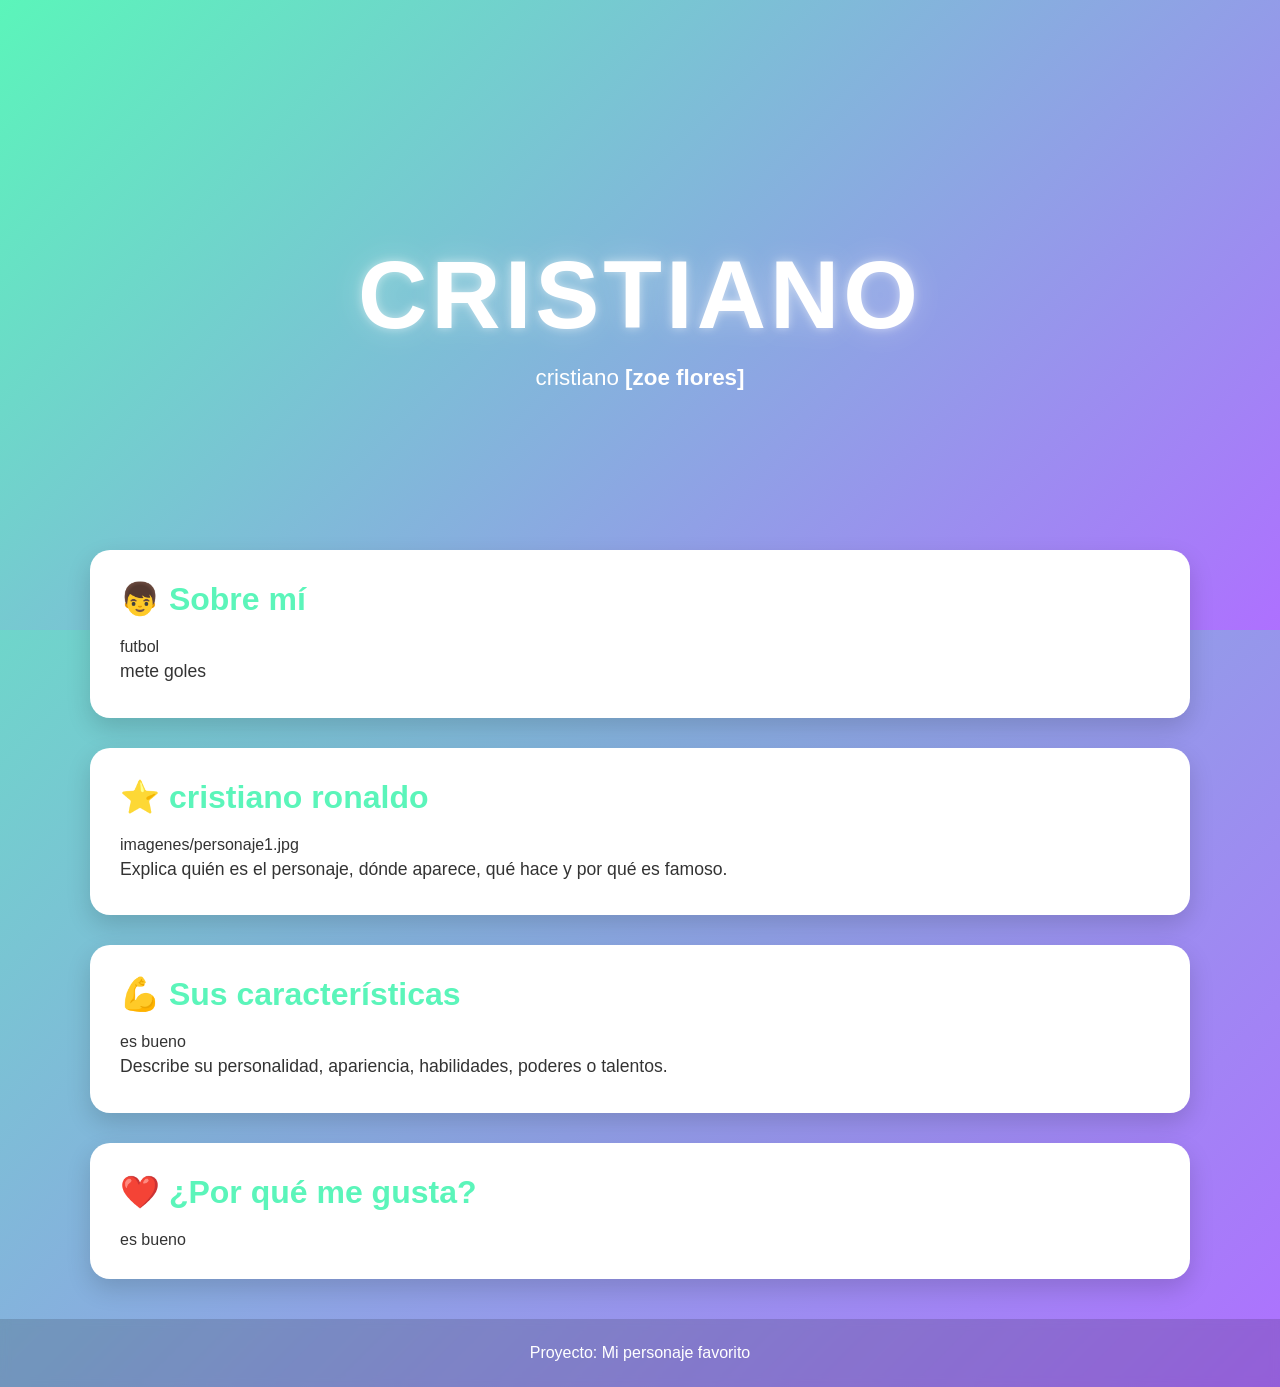
<file: docs/personajeFavorito/index.html>
<!DOCTYPE html>
<html lang="es">

<head>
    <meta charset="UTF-8">
    <meta name="viewport" content="width=device-width, initial-scale=1.0">
    <title>CRISTIANO</title>
    <link rel="stylesheet" href="style.css">
</head>

<body>

    <header class="hero">
        <div class="hero-content">
            <h1>CRISTIANO</h1>
            <p>cristiano 
                 <strong>[zoe flores]</strong></p>
        </div>
    </header>

    <main>

        <section class="card">
            <h2>👦 Sobre mí</h2>
            futbol

            <p>
                
            mete goles
                
            </p>
        </section>

        <section class="card">
            <h2>⭐ cristiano ronaldo</h2>
            imagenes/personaje1.jpg

            <p>
                Explica quién es el personaje, dónde aparece,
                qué hace y por qué es famoso.
            </p>
        </section>

        <section class="card">
            <h2>💪 Sus características</h2>
            es bueno

            <p>
                Describe su personalidad, apariencia,
                habilidades, poderes o talentos.
            </p>
        </section>

        <section class="card">
            <h2>❤️ ¿Por qué me gusta?</h2>
            es bueno

            <p>

            </p>
        </section>

    </main>

    <footer>
        <p>Proyecto: Mi personaje favorito</p>
    </footer>

</body>

</html>
</file>
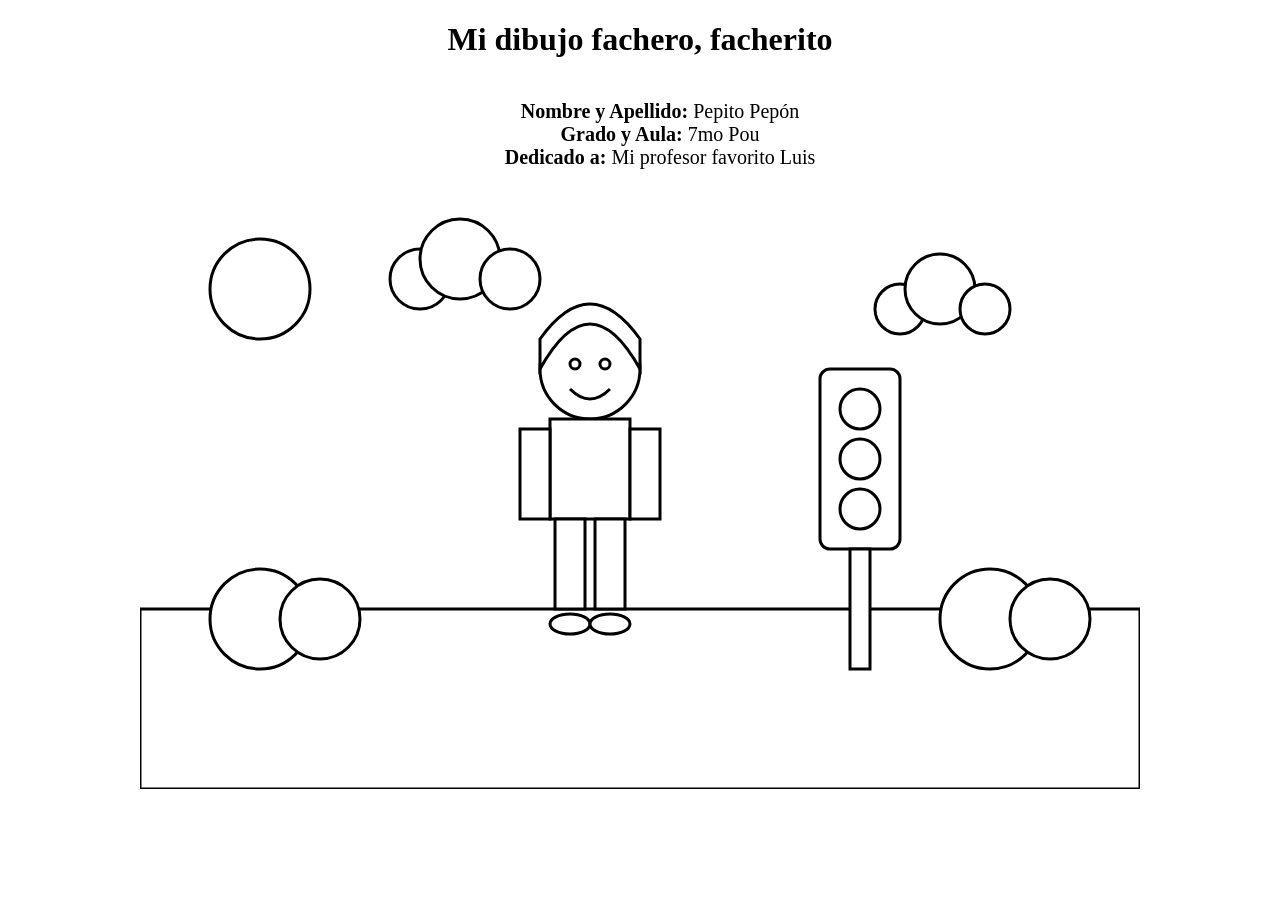
<file: docs/semaforoRGB/index.html>
<!DOCTYPE html>
<html lang="es">
<head>
    <meta charset="UTF-8">
    <title>Dibujo para colorear</title>
    <link rel="stylesheet" href="estilos.css">
</head>
<body>
<h1>Mi dibujo fachero, facherito</h1>
<ul>
  <li><strong>Nombre y Apellido:</strong> Pepito Pepón</li>
  <li><strong>Grado y Aula:</strong> 7mo Pou</li>
  <li><strong>Dedicado a:</strong> Mi profesor favorito Luis</li>
</ul>
<svg viewBox="0 0 1000 600" class="dibujo cielo">

    <!-- Sol -->
    <circle class="sol" cx="120" cy="100" r="50"/>

    <!-- Nubes -->
    <g class="nube">
        <circle class="nube-cuerpo" cx="280" cy="90" r="30"/>
        <circle class="nube-cuerpo" cx="320" cy="70" r="40"/>
        <circle class="nube-cuerpo" cx="370" cy="90" r="30"/>
    </g>

    <g class="nube">
        <circle class="nube-cuerpo" cx="760" cy="120" r="25"/>
        <circle class="nube-cuerpo" cx="800" cy="100" r="35"/>
        <circle class="nube-cuerpo" cx="845" cy="120" r="25"/>
    </g>

    <!-- Césped -->
    <rect class="cesped" x="0" y="420" width="1000" height="180"/>

    <!-- Arbustos -->
    <circle class="arbusto" cx="120" cy="430" r="50"/>
    <circle class="arbusto" cx="180" cy="430" r="40"/>

    <circle class="arbusto" cx="850" cy="430" r="50"/>
    <circle class="arbusto" cx="910" cy="430" r="40"/>

    <!-- Semáforo -->
    <g class="semaforo">

        <rect class="cuerpo-semaforo"
              x="680"
              y="180"
              width="80"
              height="180"
              rx="10"/>

        <circle class="luz-roja"
                cx="720"
                cy="220"
                r="20"/>

        <circle class="luz-amarilla"
                cx="720"
                cy="270"
                r="20"/>

        <circle class="luz-verde"
                cx="720"
                cy="320"
                r="20"/>

        <rect class="palo-semaforo"
              x="710"
              y="360"
              width="20"
              height="120"/>

    </g>

    <!-- Persona -->

    <!-- Cabeza -->
    <circle class="piel"
            cx="450"
            cy="180"
            r="50"/>

    <!-- Cabello -->
    <path class="cabello"
          d="M400 180
             Q450 90 500 180
             L500 150
             Q450 80 400 150 Z"/>

    <!-- Ojos -->
    <circle class="ojo"
            cx="435"
            cy="175"
            r="5"/>

    <circle class="ojo"
            cx="465"
            cy="175"
            r="5"/>

    <!-- Sonrisa -->
    <path class="boca"
          d="M430 200 Q450 220 470 200"/>

    <!-- Polo -->
    <rect class="polo"
          x="410"
          y="230"
          width="80"
          height="100"/>

    <!-- Brazos -->
    <rect class="piel"
          x="380"
          y="240"
          width="30"
          height="90"/>

    <rect class="piel"
          x="490"
          y="240"
          width="30"
          height="90"/>

    <!-- Pantalón -->
    <rect class="pantalon"
          x="415"
          y="330"
          width="30"
          height="90"/>

    <rect class="pantalon"
          x="455"
          y="330"
          width="30"
          height="90"/>

    <!-- Zapatos -->
    <ellipse class="zapato"
             cx="430"
             cy="435"
             rx="20"
             ry="10"/>

    <ellipse class="zapato"
             cx="470"
             cy="435"
             rx="20"
             ry="10"/>

</svg>

</body>
</html>
</file>
<file: docs/personajeFavorito/style.css>
/*======================================
  PALETA DE COLORES
======================================*/
:root {
    --color-primario: #5bf5ba;
    --color-secundario: #ae70ff;
}

/*======================================
  CONFIGURACIÓN GENERAL
======================================*/
* {
    margin: 0;
    padding: 0;
    box-sizing: border-box;
}

body {
    font-family: "Segoe UI", Arial, sans-serif;

    background: linear-gradient(
        135deg,
        var(--color-primario),
        var(--color-secundario)
    );

    min-height: 100vh;
    color: #333;
}

/*======================================
  HERO
======================================*/
.hero {
    height: 70vh;

    display: flex;
    justify-content: center;
    align-items: center;

    text-align: center;

    background: linear-gradient(
        135deg,
        var(--color-primario),
        var(--color-secundario)
    );

    color: white;
}

.hero-content {
    animation: aparecer 1.5s ease;
}

.hero h1 {
    font-size: clamp(3rem, 8vw, 6rem);
    letter-spacing: 4px;
    text-transform: uppercase;

    text-shadow:
        0 0 10px rgba(255,255,255,.5),
        0 0 30px rgba(255,255,255,.3);

    animation: flotar 3s ease-in-out infinite;
}

.hero p {
    font-size: 1.4rem;
    margin-top: 15px;
}

/*======================================
  CONTENEDOR
======================================*/
main {
    width: 90%;
    max-width: 1100px;

    margin: -80px auto 40px;
}

/*======================================
  TARJETAS
======================================*/
.card {
    background: white;

    margin-bottom: 30px;
    padding: 30px;

    border-radius: 20px;

    box-shadow: 0 10px 25px rgba(0,0,0,.15);

    transition: .3s;
}

.card:hover {
    transform: translateY(-8px);
}

.card h2 {
    color: var(--color-primario);
    margin-bottom: 20px;
    font-size: 2rem;
}

.card img {
    width: 100%;
    max-width: 450px;

    display: block;
    margin: 20px auto;

    border-radius: 15px;

    transition: .4s;
}

.card img:hover {
    transform: scale(1.05);
}

.card p {
    font-size: 1.1rem;
    line-height: 1.8;
}

/*======================================
  FOOTER
======================================*/
footer {
    text-align: center;

    padding: 25px;

    color: white;

    background: rgba(0,0,0,.15);

    backdrop-filter: blur(5px);
}

/*======================================
  ANIMACIONES
======================================*/
@keyframes aparecer {
    from {
        opacity: 0;
        transform: translateY(40px);
    }

    to {
        opacity: 1;
        transform: translateY(0);
    }
}

@keyframes flotar {
    0% {
        transform: translateY(0);
    }

    50% {
        transform: translateY(-10px);
    }

    100% {
        transform: translateY(0);
    }
}

/*======================================
  RESPONSIVE
======================================*/
@media (max-width: 768px) {

    .hero {
        height: 55vh;
    }

    .hero p {
        font-size: 1rem;
    }

    .card {
        padding: 20px;
    }

    .card h2 {
        font-size: 1.5rem;
    }
}
</file>
<file: docs/semaforoRGB/estilos.css>
body{
    margin:0;
    display:flex;
    justify-content:center;
    background:white;
    flex-direction: column;
    align-items: center;

}
h1 {
  text-align: center;
}
ul {
  list-style-type: none;
  display: flex;
  flex-direction: column;
  align-items: center;
  font-size: 20px;
}
.dibujo{
    width:1000px;
}

.cielo,
.sol,
.nube-cuerpo,
.cesped,
.arbusto,
.cuerpo-semaforo,
.luz-roja,
.luz-amarilla,
.luz-verde,
.palo-semaforo,
.piel,
.cabello,
.ojo,
.polo,
.pantalon,
.zapato{
    fill:white;
    stroke:black;
    stroke-width:3;
}
</file>
